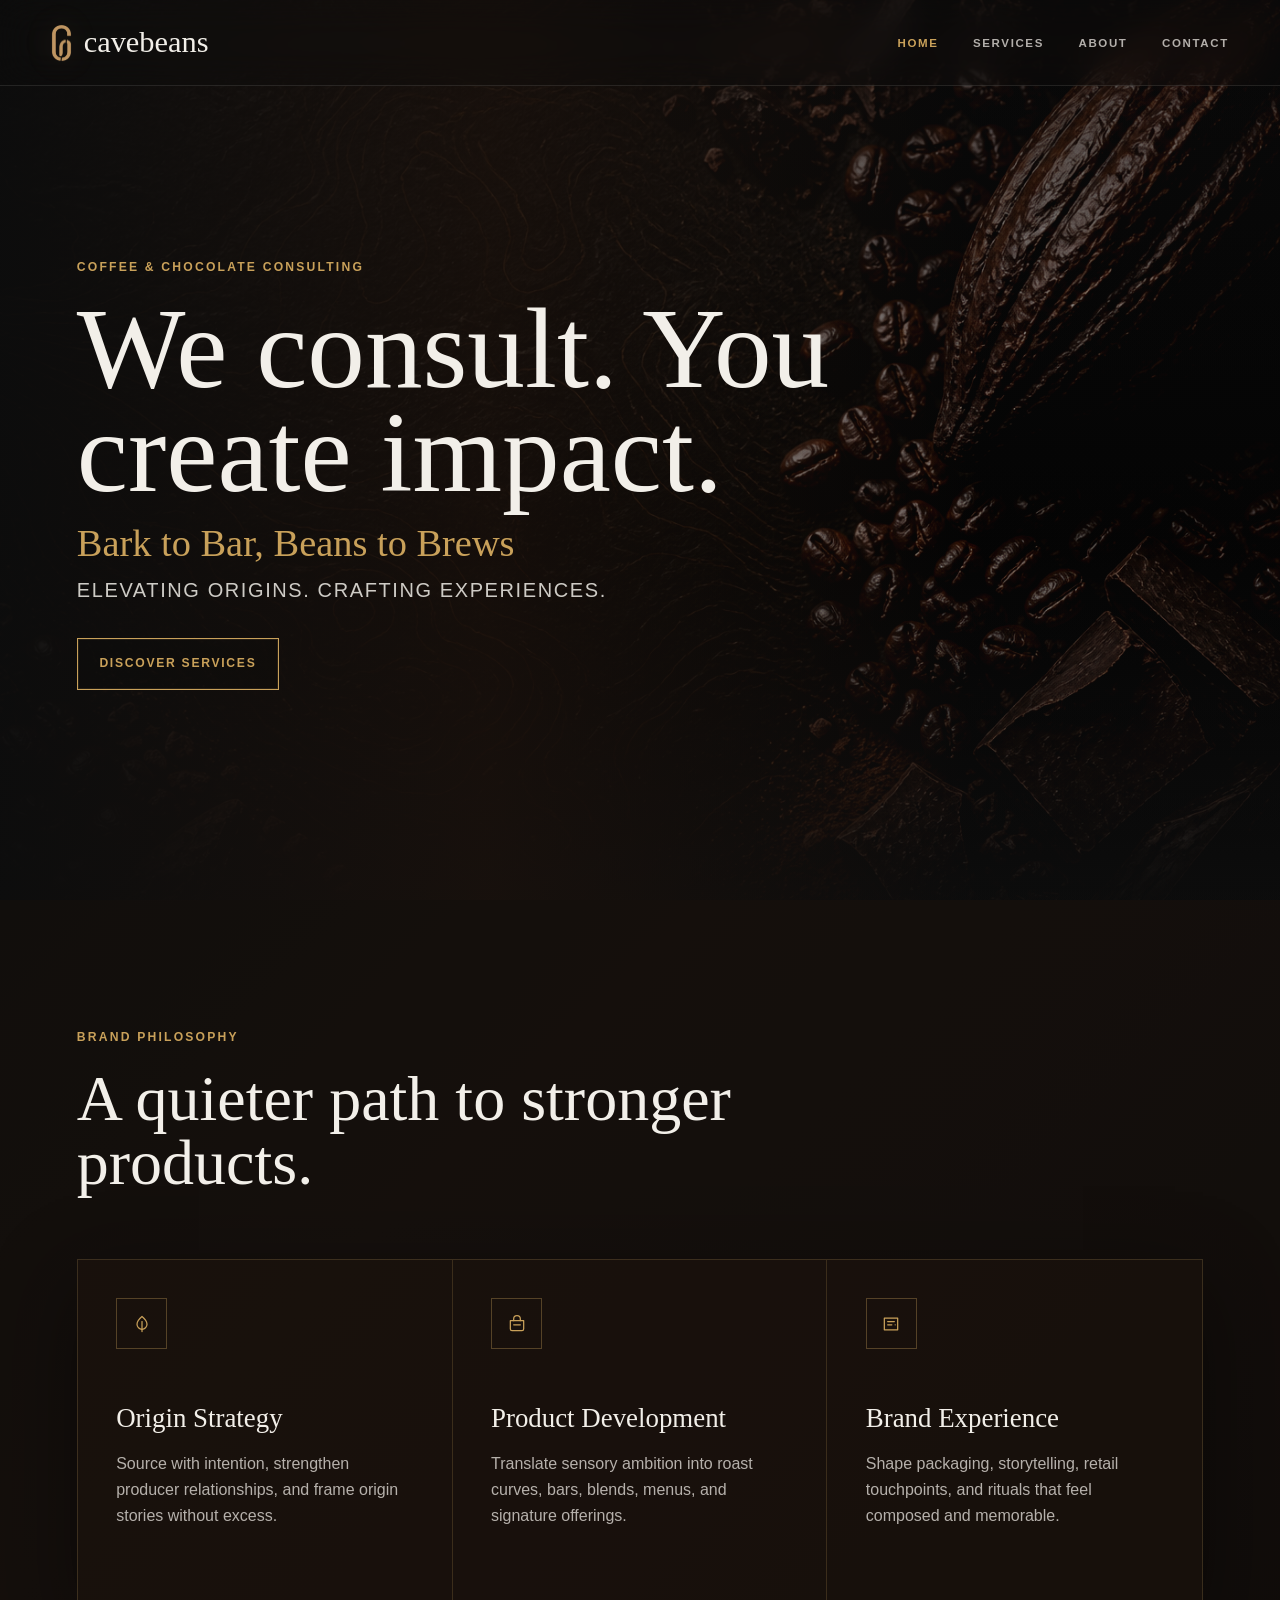
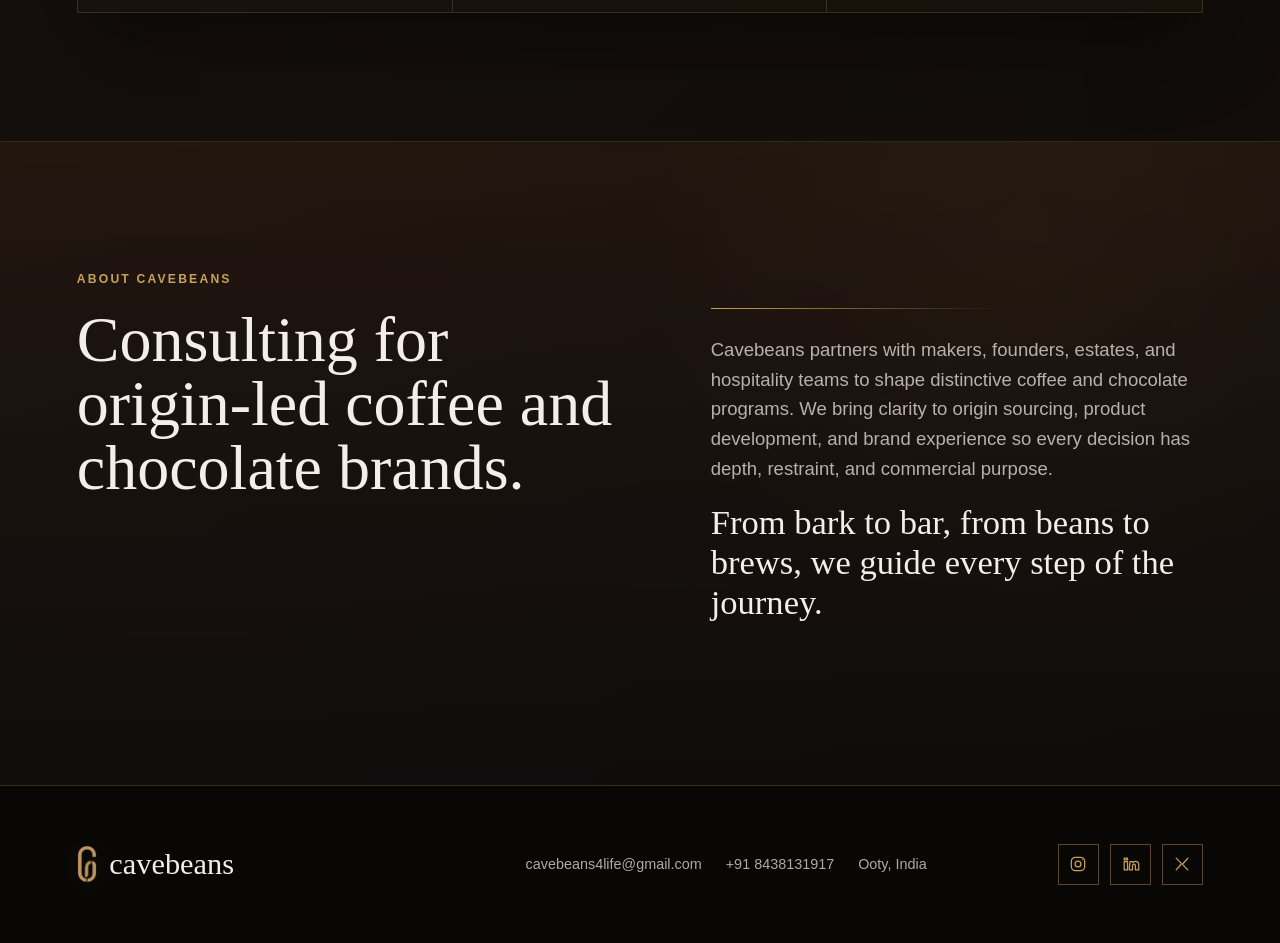
<file: index.html>
<!doctype html>
<html lang="en">
  <head>
    <meta charset="utf-8" />
    <meta name="viewport" content="width=device-width, initial-scale=1" />
    <meta
      name="description"
      content="Cavebeans is a premium coffee and chocolate consultancy guiding origin sourcing, product development, and brand experience."
    />
    <title>Cavebeans - Coffee & Chocolate Consulting</title>
    <link rel="preload" href="assets/hero-cacao-coffee.png" as="image" />
    <script>
      document.documentElement.classList.add("js");
    </script>
    <link rel="stylesheet" href="styles.css" />
  </head>
  <body>
    <header class="site-header" data-header>
      <a class="brand" href="index.html" aria-label="Cavebeans home">
        <img
          class="brand-mark"
          src="assets/cavebeans-mark.png"
          alt=""
          aria-hidden="true"
        />
        <span class="brand-word">cavebeans</span>
      </a>
      <nav class="site-nav" aria-label="Primary navigation">
        <a href="index.html" aria-current="page">Home</a>
        <a href="services.html">Services</a>
        <a href="#about">About</a>
        <a href="#contact">Contact</a>
      </nav>
    </header>

    <main>
      <section class="hero hero-home texture-field">
        <div class="hero-media" aria-hidden="true"></div>
        <div class="hero-shade" aria-hidden="true"></div>
        <div class="hero-content reveal">
          <p class="eyebrow">Coffee & Chocolate Consulting</p>
          <h1>We consult. You create impact.</h1>
          <p class="tagline">Bark to Bar, Beans to Brews</p>
          <p class="hero-copy">Elevating origins. Crafting experiences.</p>
          <a class="button" href="services.html">Discover Services</a>
        </div>
      </section>

      <section
        class="section philosophy texture-field"
        aria-labelledby="philosophy-title"
      >
        <div class="section-heading reveal">
          <p class="eyebrow">Brand Philosophy</p>
          <h2 id="philosophy-title">A quieter path to stronger products.</h2>
        </div>
        <div class="philosophy-grid">
          <article class="pillar reveal">
            <span class="pillar-icon" aria-hidden="true">
              <svg viewBox="0 0 24 24">
                <path
                  d="M12 3c3.9 3.2 6 6.1 6 9.3a6 6 0 0 1-12 0C6 9.1 8.1 6.2 12 3Z"
                />
                <path d="M12 21V9" />
              </svg>
            </span>
            <h3>Origin Strategy</h3>
            <p>
              Source with intention, strengthen producer relationships, and
              frame origin stories without excess.
            </p>
          </article>
          <article class="pillar reveal">
            <span class="pillar-icon" aria-hidden="true">
              <svg viewBox="0 0 24 24">
                <path d="M4 8h16v10a2 2 0 0 1-2 2H6a2 2 0 0 1-2-2V8Z" />
                <path d="M8 8V6a4 4 0 0 1 8 0v2" />
                <path d="M8 13h8" />
              </svg>
            </span>
            <h3>Product Development</h3>
            <p>
              Translate sensory ambition into roast curves, bars, blends, menus,
              and signature offerings.
            </p>
          </article>
          <article class="pillar reveal">
            <span class="pillar-icon" aria-hidden="true">
              <svg viewBox="0 0 24 24">
                <path d="M4 5h16v14H4z" />
                <path d="M8 9h8" />
                <path d="M8 13h5" />
                <path d="M17 13h.01" />
              </svg>
            </span>
            <h3>Brand Experience</h3>
            <p>
              Shape packaging, storytelling, retail touchpoints, and rituals
              that feel composed and memorable.
            </p>
          </article>
        </div>
      </section>

      <section class="section about-section" id="about">
        <div class="section-kicker reveal">About Cavebeans</div>
        <div class="split-layout">
          <div class="section-title reveal">
            <h2>Consulting for origin-led coffee and chocolate brands.</h2>
          </div>
          <div class="about-copy reveal">
            <span class="gold-rule" aria-hidden="true"></span>
            <p>
              Cavebeans partners with makers, founders, estates, and hospitality
              teams to shape distinctive coffee and chocolate programs. We bring
              clarity to origin sourcing, product development, and brand
              experience so every decision has depth, restraint, and commercial
              purpose.
            </p>
            <p>
              From bark to bar, from beans to brews, we guide every step of the
              journey.
            </p>
          </div>
        </div>
      </section>
    </main>

    <footer class="site-footer" id="contact">
      <div class="footer-brand">
        <img
          class="brand-mark"
          src="assets/cavebeans-mark.png"
          alt=""
          aria-hidden="true"
        />
        <span class="brand-word">cavebeans</span>
      </div>
      <address>
        <a href="mailto:cavebeans4life@gmail.com">cavebeans4life@gmail.com</a>
        <a href="tel:+919876543210">+91 8438131917</a>
        <span>Ooty, India</span>
      </address>
      <div class="socials" aria-label="Social links">
        <a href="https://www.instagram.com/cave_beans_/" aria-label="Instagram"
          ><svg viewBox="0 0 24 24">
            <rect x="4" y="4" width="16" height="16" rx="5" />
            <circle cx="12" cy="12" r="3.5" />
            <path d="M17 7h.01" /></svg
        ></a>
        <a href="https://www.instagram.com/cave_beans_/" aria-label="LinkedIn"
          ><svg viewBox="0 0 24 24">
            <path d="M5 9h4v10H5z" />
            <path d="M5 5h4v2H5z" />
            <path
              d="M12 9h3.7v1.5c.6-1 1.6-1.7 3.1-1.7 2.2 0 3.7 1.5 3.7 4.6V19h-4v-5c0-1.3-.5-2-1.6-2-1.2 0-1.9.9-1.9 2.3V19h-4z"
            /></svg
        ></a>
        <a href="https://www.instagram.com/cave_beans_/" aria-label="X"
          ><svg viewBox="0 0 24 24">
            <path d="m5 5 14 14" />
            <path d="m19 5-5.6 6.4" />
            <path d="m10.6 12.6L5 19" /></svg
        ></a>
      </div>
    </footer>

    <script src="script.js"></script>
  </body>
</html>
</file>
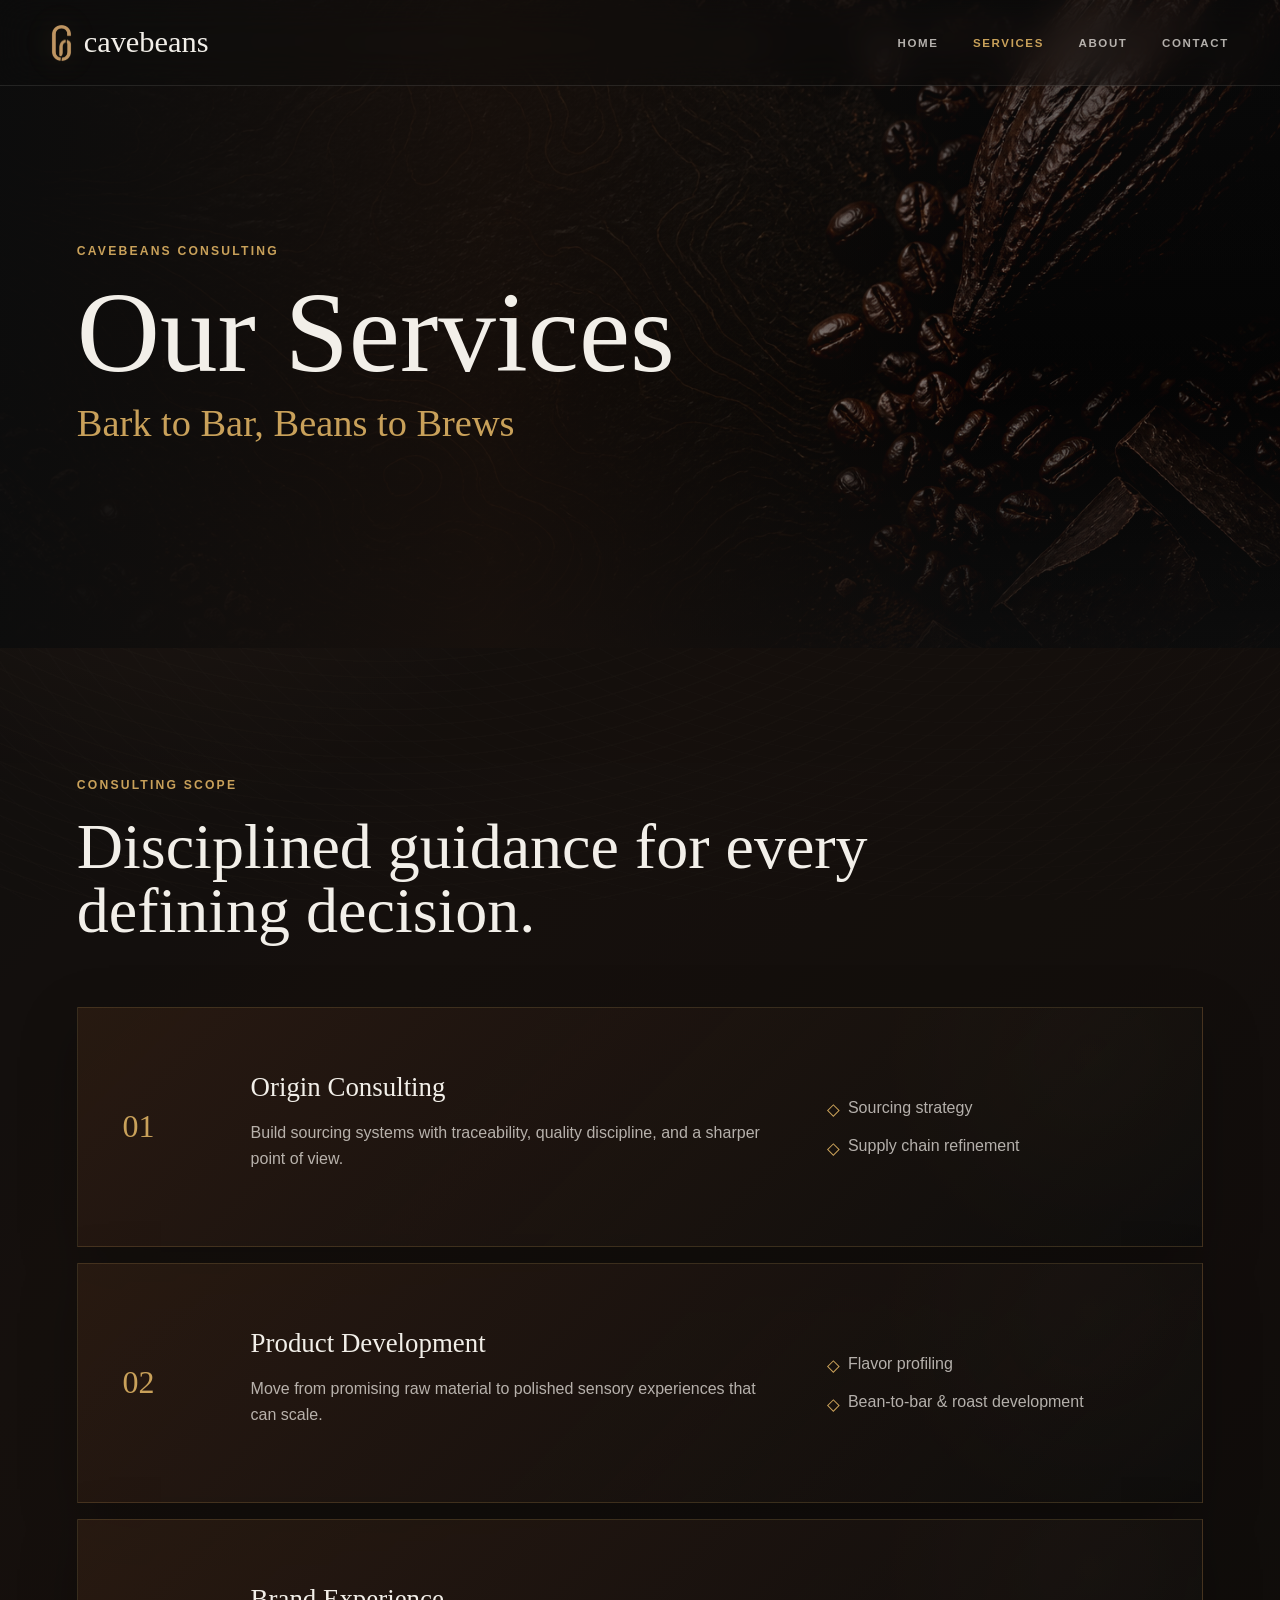
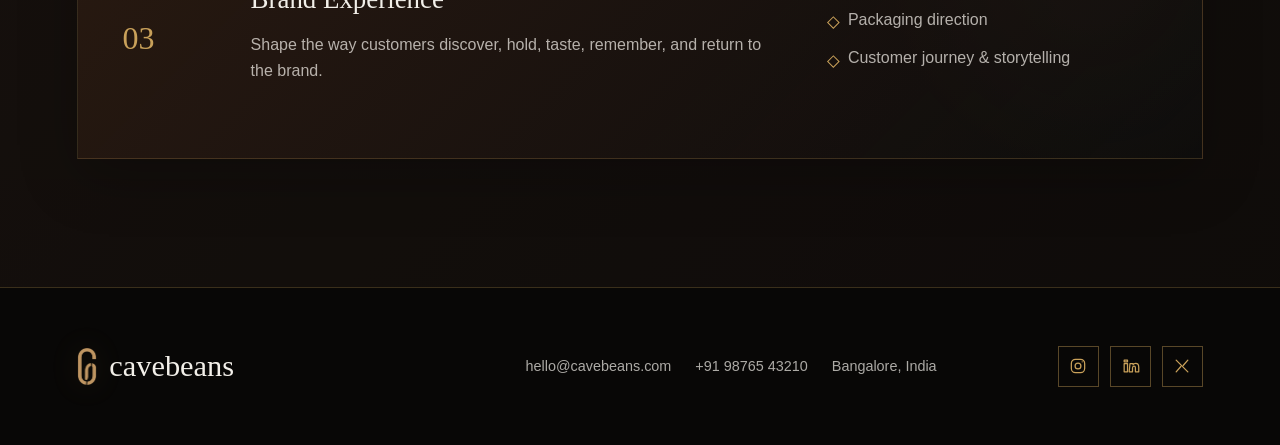
<file: services.html>
<!doctype html>
<html lang="en">
  <head>
    <meta charset="utf-8">
    <meta name="viewport" content="width=device-width, initial-scale=1">
    <meta name="description" content="Explore Cavebeans consulting services for origin strategy, product development, and brand experience.">
    <title>Services - Cavebeans</title>
    <link rel="preload" href="assets/hero-cacao-coffee.png" as="image">
    <script>document.documentElement.classList.add("js");</script>
    <link rel="stylesheet" href="styles.css">
  </head>
  <body>
    <header class="site-header" data-header>
      <a class="brand" href="index.html" aria-label="Cavebeans home">
        <img class="brand-mark" src="assets/cavebeans-mark.png" alt="" aria-hidden="true">
        <span class="brand-word">cavebeans</span>
      </a>
      <nav class="site-nav" aria-label="Primary navigation">
        <a href="index.html">Home</a>
        <a href="services.html" aria-current="page">Services</a>
        <a href="index.html#about">About</a>
        <a href="#contact">Contact</a>
      </nav>
    </header>

    <main>
      <section class="hero hero-service texture-field">
        <div class="hero-media" aria-hidden="true"></div>
        <div class="hero-shade" aria-hidden="true"></div>
        <div class="hero-content reveal">
          <p class="eyebrow">Cavebeans Consulting</p>
          <h1>Our Services</h1>
          <p class="tagline">Bark to Bar, Beans to Brews</p>
        </div>
      </section>

      <section class="section services-section" aria-labelledby="services-title">
        <div class="section-heading reveal">
          <p class="eyebrow">Consulting Scope</p>
          <h2 id="services-title">Disciplined guidance for every defining decision.</h2>
        </div>
        <div class="service-stack">
          <article class="service-card reveal">
            <span class="service-number">01</span>
            <div>
              <h3>Origin Consulting</h3>
              <p>Build sourcing systems with traceability, quality discipline, and a sharper point of view.</p>
            </div>
            <ul>
              <li>Sourcing strategy</li>
              <li>Supply chain refinement</li>
            </ul>
          </article>
          <article class="service-card reveal">
            <span class="service-number">02</span>
            <div>
              <h3>Product Development</h3>
              <p>Move from promising raw material to polished sensory experiences that can scale.</p>
            </div>
            <ul>
              <li>Flavor profiling</li>
              <li>Bean-to-bar & roast development</li>
            </ul>
          </article>
          <article class="service-card reveal">
            <span class="service-number">03</span>
            <div>
              <h3>Brand Experience</h3>
              <p>Shape the way customers discover, hold, taste, remember, and return to the brand.</p>
            </div>
            <ul>
              <li>Packaging direction</li>
              <li>Customer journey & storytelling</li>
            </ul>
          </article>
        </div>
      </section>
    </main>

    <footer class="site-footer" id="contact">
      <div class="footer-brand">
        <img class="brand-mark" src="assets/cavebeans-mark.png" alt="" aria-hidden="true">
        <span class="brand-word">cavebeans</span>
      </div>
      <address>
        <a href="mailto:hello@cavebeans.com">hello@cavebeans.com</a>
        <a href="tel:+919876543210">+91 98765 43210</a>
        <span>Bangalore, India</span>
      </address>
      <div class="socials" aria-label="Social links">
        <a href="#" aria-label="Instagram"><svg viewBox="0 0 24 24"><rect x="4" y="4" width="16" height="16" rx="5"/><circle cx="12" cy="12" r="3.5"/><path d="M17 7h.01"/></svg></a>
        <a href="#" aria-label="LinkedIn"><svg viewBox="0 0 24 24"><path d="M5 9h4v10H5z"/><path d="M5 5h4v2H5z"/><path d="M12 9h3.7v1.5c.6-1 1.6-1.7 3.1-1.7 2.2 0 3.7 1.5 3.7 4.6V19h-4v-5c0-1.3-.5-2-1.6-2-1.2 0-1.9.9-1.9 2.3V19h-4z"/></svg></a>
        <a href="#" aria-label="X"><svg viewBox="0 0 24 24"><path d="m5 5 14 14"/><path d="m19 5-5.6 6.4"/><path d="m10.6 12.6L5 19"/></svg></a>
      </div>
    </footer>

    <script src="script.js"></script>
  </body>
</html>
</file>
<file: styles.css>
:root {
  --deep-cocoa: #2b1b12;
  --espresso: #1b120d;
  --obsidian: #0d0d0d;
  --raw-umber: #6a4631;
  --warm-gold: #c9a15a;
  --bone: #f2efe9;
  --muted-bone: rgba(242, 239, 233, .72);
  --line: rgba(201, 161, 90, .28);
  --shadow: 0 24px 80px rgba(0, 0, 0, .46);
  --serif: Georgia, "Times New Roman", serif;
  --sans: Avenir, "Avenir Next", Inter, "Segoe UI", Arial, sans-serif;
}

* {
  box-sizing: border-box;
}

html {
  scroll-behavior: smooth;
}

body {
  margin: 0;
  color: var(--bone);
  background:
    radial-gradient(circle at 12% 18%, rgba(106, 70, 49, .34), transparent 28rem),
    linear-gradient(135deg, var(--obsidian), var(--espresso) 42%, #100b08);
  font-family: var(--sans);
  line-height: 1.6;
}

body::before {
  content: "";
  position: fixed;
  inset: 0;
  pointer-events: none;
  opacity: .16;
  background-image:
    repeating-radial-gradient(ellipse at 30% 20%, transparent 0 18px, rgba(201, 161, 90, .15) 19px 20px),
    repeating-radial-gradient(ellipse at 75% 55%, transparent 0 24px, rgba(242, 239, 233, .08) 25px 26px);
  mix-blend-mode: screen;
  z-index: -1;
}

a {
  color: inherit;
  text-decoration: none;
}

.site-header {
  position: fixed;
  top: 0;
  left: 0;
  right: 0;
  z-index: 20;
  display: flex;
  align-items: center;
  justify-content: space-between;
  gap: 2rem;
  padding: 1.15rem clamp(1.25rem, 4vw, 4.5rem);
  color: var(--bone);
  border-bottom: 1px solid rgba(242, 239, 233, .1);
  background: rgba(13, 13, 13, .34);
  backdrop-filter: blur(18px);
  transition: background .25s ease, padding .25s ease, border-color .25s ease;
}

.site-header.is-scrolled {
  padding-block: .8rem;
  background: rgba(13, 13, 13, .86);
  border-color: rgba(201, 161, 90, .22);
}

.brand,
.footer-brand {
  display: inline-flex;
  align-items: center;
  gap: .75rem;
  min-width: 0;
}

.brand-mark {
  display: block;
  width: 1.28rem;
  height: 2.55rem;
  object-fit: contain;
  filter: drop-shadow(0 0 14px rgba(201, 161, 90, .14));
}

.brand-word {
  font-family: var(--serif);
  font-size: clamp(1.3rem, 2.6vw, 1.9rem);
  letter-spacing: 0;
}

.site-nav {
  display: flex;
  align-items: center;
  gap: clamp(1rem, 2.7vw, 2.4rem);
  font-size: .72rem;
  font-weight: 700;
  letter-spacing: .14em;
  text-transform: uppercase;
}

.site-nav a {
  color: rgba(242, 239, 233, .72);
  transition: color .2s ease;
}

.site-nav a:hover,
.site-nav a[aria-current="page"] {
  color: var(--warm-gold);
}

.hero {
  position: relative;
  min-height: 100svh;
  display: grid;
  align-items: center;
  overflow: hidden;
  padding: 8rem clamp(1.25rem, 6vw, 6rem) 5rem;
}

.hero-home {
  min-height: 100svh;
}

.hero-service {
  min-height: 72svh;
}

.hero-media,
.hero-shade {
  position: absolute;
  inset: 0;
}

.hero-media {
  background-image: url("assets/hero-cacao-coffee.png");
  background-size: cover;
  background-position: center right;
  transform: translateY(var(--parallax, 0));
  scale: 1.04;
  filter: saturate(.92) contrast(1.06);
}

.hero-shade {
  background:
    linear-gradient(90deg, rgba(13, 13, 13, .94) 0%, rgba(27, 18, 13, .76) 38%, rgba(13, 13, 13, .34) 76%),
    linear-gradient(0deg, rgba(13, 13, 13, .88) 0%, transparent 40%, rgba(13, 13, 13, .52) 100%);
}

.hero-content {
  position: relative;
  z-index: 2;
  width: min(760px, 100%);
}

.eyebrow,
.section-kicker {
  margin: 0 0 1.2rem;
  color: var(--warm-gold);
  font-size: .76rem;
  font-weight: 800;
  letter-spacing: .18em;
  text-transform: uppercase;
}

h1,
h2,
h3,
p {
  margin-top: 0;
}

h1,
h2,
h3 {
  font-family: var(--serif);
  font-weight: 500;
  letter-spacing: 0;
}

h1 {
  max-width: 760px;
  margin-bottom: 1.1rem;
  font-size: clamp(4rem, 9vw, 8.8rem);
  line-height: .9;
}

h2 {
  font-size: clamp(2.4rem, 5vw, 5.4rem);
  line-height: 1;
}

h3 {
  margin-bottom: .7rem;
  font-size: clamp(1.45rem, 2.1vw, 2rem);
}

.tagline {
  margin-bottom: .6rem;
  color: var(--warm-gold);
  font-family: var(--serif);
  font-size: clamp(1.45rem, 3vw, 2.55rem);
  line-height: 1.1;
}

.hero-copy {
  margin-bottom: 2rem;
  color: rgba(242, 239, 233, .84);
  font-size: clamp(1rem, 2vw, 1.25rem);
  letter-spacing: .08em;
  text-transform: uppercase;
}

.button {
  display: inline-flex;
  align-items: center;
  justify-content: center;
  min-height: 3.25rem;
  padding: .9rem 1.35rem;
  border: 1px solid var(--warm-gold);
  color: var(--warm-gold);
  background: rgba(13, 13, 13, .28);
  box-shadow: inset 0 0 0 1px rgba(201, 161, 90, .12);
  font-size: .76rem;
  font-weight: 800;
  letter-spacing: .14em;
  text-transform: uppercase;
  transition: background .2s ease, color .2s ease, box-shadow .2s ease, transform .2s ease;
}

.button:hover {
  color: var(--obsidian);
  background: var(--warm-gold);
  box-shadow: 0 0 34px rgba(201, 161, 90, .26);
  transform: translateY(-2px);
}

.section {
  padding: clamp(5rem, 10vw, 9rem) clamp(1.25rem, 6vw, 6rem);
}

.split-layout {
  display: grid;
  grid-template-columns: minmax(0, 1.05fr) minmax(280px, .95fr);
  gap: clamp(2rem, 7vw, 7rem);
  align-items: start;
}

.about-section {
  border-top: 1px solid rgba(201, 161, 90, .18);
  background:
    linear-gradient(180deg, rgba(43, 27, 18, .52), rgba(13, 13, 13, .8)),
    radial-gradient(circle at 80% 15%, rgba(201, 161, 90, .08), transparent 25rem);
}

.about-copy {
  color: var(--muted-bone);
  font-size: clamp(1rem, 1.7vw, 1.16rem);
}

.about-copy p:last-child {
  color: var(--bone);
  font-family: var(--serif);
  font-size: clamp(1.45rem, 2.7vw, 2.2rem);
  line-height: 1.16;
}

.gold-rule {
  display: block;
  width: min(100%, 18rem);
  height: 1px;
  margin-bottom: 1.6rem;
  background: linear-gradient(90deg, var(--warm-gold), transparent);
}

.philosophy,
.services-section {
  position: relative;
  background: rgba(13, 13, 13, .4);
}

.section-heading {
  width: min(820px, 100%);
  margin-bottom: clamp(2.4rem, 5vw, 4rem);
}

.philosophy-grid {
  display: grid;
  grid-template-columns: repeat(3, minmax(0, 1fr));
  border: 1px solid rgba(201, 161, 90, .22);
  box-shadow: var(--shadow);
}

.pillar {
  min-height: 22rem;
  padding: clamp(1.4rem, 3vw, 2.6rem);
  background: rgba(27, 18, 13, .72);
  border-right: 1px solid rgba(201, 161, 90, .2);
}

.pillar:last-child {
  border-right: 0;
}

.pillar p,
.service-card p,
.service-card li {
  color: var(--muted-bone);
}

.pillar-icon {
  display: inline-grid;
  place-items: center;
  width: 3.2rem;
  height: 3.2rem;
  margin-bottom: 3rem;
  color: var(--warm-gold);
  border: 1px solid rgba(201, 161, 90, .35);
}

svg {
  width: 1.25rem;
  height: 1.25rem;
  fill: none;
  stroke: currentColor;
  stroke-width: 1.5;
  stroke-linecap: round;
  stroke-linejoin: round;
}

.service-stack {
  display: grid;
  gap: 1rem;
}

.service-card {
  display: grid;
  grid-template-columns: 5rem minmax(0, 1fr) minmax(220px, .62fr);
  gap: clamp(1.2rem, 4vw, 3rem);
  align-items: center;
  min-height: 15rem;
  padding: clamp(1.4rem, 3.5vw, 3rem);
  border: 1px solid rgba(201, 161, 90, .2);
  background:
    linear-gradient(135deg, rgba(43, 27, 18, .86), rgba(13, 13, 13, .74)),
    radial-gradient(circle at 90% 20%, rgba(201, 161, 90, .1), transparent 14rem);
  box-shadow: 0 18px 55px rgba(0, 0, 0, .24);
  transition: border-color .25s ease, box-shadow .25s ease, transform .25s ease, background .25s ease;
}

.service-card:hover {
  transform: translateY(-4px);
  border-color: rgba(201, 161, 90, .58);
  box-shadow: 0 22px 70px rgba(0, 0, 0, .42), 0 0 34px rgba(201, 161, 90, .12);
}

.service-number {
  color: var(--warm-gold);
  font-family: var(--serif);
  font-size: 2rem;
}

.service-card ul {
  display: grid;
  gap: .8rem;
  margin: 0;
  padding: 0;
  list-style: none;
}

.service-card li {
  position: relative;
  padding-left: 1.2rem;
}

.service-card li::before {
  content: "";
  position: absolute;
  left: 0;
  top: .73em;
  width: .42rem;
  height: .42rem;
  border: 1px solid var(--warm-gold);
  transform: rotate(45deg);
}

.site-footer {
  display: grid;
  grid-template-columns: minmax(190px, 1fr) minmax(260px, 1.2fr) auto;
  gap: 2rem;
  align-items: center;
  padding: clamp(2rem, 5vw, 3.4rem) clamp(1.25rem, 6vw, 6rem);
  border-top: 1px solid rgba(201, 161, 90, .26);
  background: #080706;
}

address {
  display: flex;
  flex-wrap: wrap;
  gap: .85rem 1.5rem;
  color: rgba(242, 239, 233, .7);
  font-style: normal;
  font-size: .9rem;
}

address a:hover {
  color: var(--warm-gold);
}

.socials {
  display: flex;
  gap: .65rem;
}

.socials a {
  display: grid;
  place-items: center;
  width: 2.6rem;
  height: 2.6rem;
  color: var(--warm-gold);
  border: 1px solid rgba(201, 161, 90, .42);
  transition: background .2s ease, color .2s ease, transform .2s ease;
}

.socials a:hover {
  color: var(--obsidian);
  background: var(--warm-gold);
  transform: translateY(-2px);
}

.reveal {
  opacity: 1;
  transform: translateY(0);
}

.js .reveal {
  opacity: 0;
  transform: translateY(18px);
  transition: opacity .75s ease, transform .75s ease;
}

.js .reveal.is-visible {
  opacity: 1;
  transform: translateY(0);
}

.js .hero-content.reveal {
  opacity: 1;
  transform: translateY(0);
  transition: none;
}

@media (max-width: 820px) {
  .site-header {
    position: absolute;
    align-items: flex-start;
    flex-direction: column;
    gap: 1rem;
  }

  .site-nav {
    width: 100%;
    justify-content: space-between;
    gap: .7rem;
    overflow-x: auto;
    padding-bottom: .2rem;
  }

  .hero {
    min-height: 92svh;
    padding-top: 11.5rem;
  }

  .hero-shade {
    background:
      linear-gradient(90deg, rgba(13, 13, 13, .96), rgba(13, 13, 13, .68)),
      linear-gradient(0deg, rgba(13, 13, 13, .9), transparent 48%);
  }

  h1 {
    font-size: clamp(3.3rem, 16vw, 5.2rem);
  }

  .split-layout,
  .service-card,
  .site-footer {
    grid-template-columns: 1fr;
  }

  .philosophy-grid {
    grid-template-columns: 1fr;
  }

  .pillar {
    min-height: 0;
    border-right: 0;
    border-bottom: 1px solid rgba(201, 161, 90, .2);
  }

  .pillar:last-child {
    border-bottom: 0;
  }
}

@media (max-width: 520px) {
  .site-nav {
    font-size: .66rem;
  }

  .hero-copy {
    letter-spacing: .04em;
  }

  .service-card {
    min-height: 0;
  }
}

@media (prefers-reduced-motion: reduce) {
  *,
  *::before,
  *::after {
    scroll-behavior: auto !important;
    transition-duration: .001ms !important;
    animation-duration: .001ms !important;
  }

  .hero-media {
    transform: none;
  }
}
</file>
